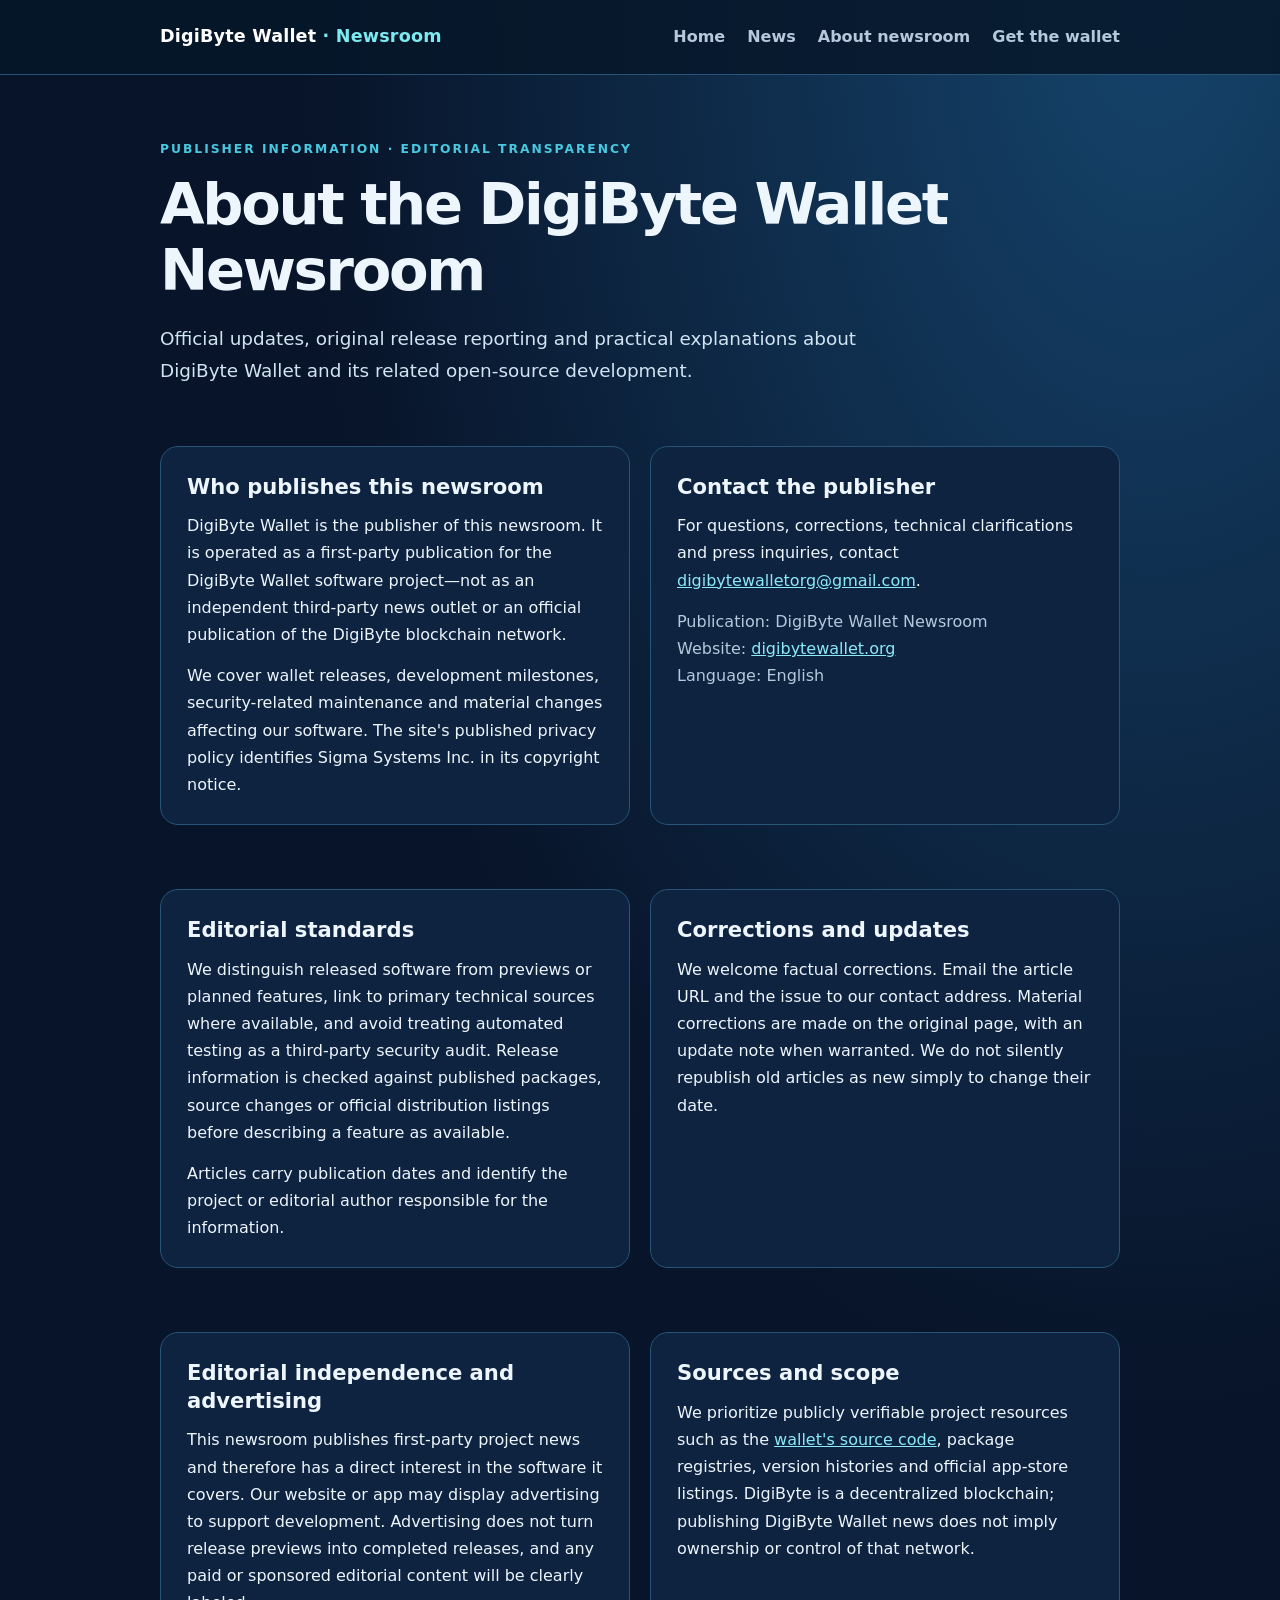
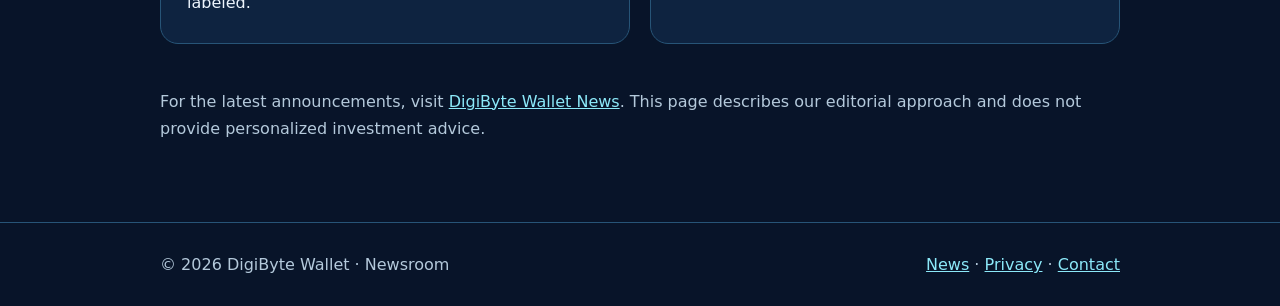
<file: news/about.html>
<!doctype html>
<html lang="en"><head>
<meta charset="utf-8"><meta name="viewport" content="width=device-width,initial-scale=1">
<title>About the Newsroom &amp; Editorial Policy | DigiByte Wallet</title>
<meta name="description" content="Learn who publishes DigiByte Wallet news, how releases are verified, our editorial policy, corrections process, and how to contact the project.">
<link rel="canonical" href="https://digibytewallet.org/news/about.html">
<link rel="alternate" type="application/rss+xml" title="DigiByte Wallet News RSS" href="https://digibytewallet.org/news/feed.xml">
<meta name="robots" content="index,follow,max-image-preview:large"><meta property="og:type" content="website"><meta property="og:title" content="About the DigiByte Wallet Newsroom">
<meta property="og:url" content="https://digibytewallet.org/news/about.html">
<meta property="og:description" content="Publisher details, editorial standards, disclosures and contact information for DigiByte Wallet News.">
<script type="application/ld+json">{"@context": "https://schema.org", "@type": "AboutPage", "name": "About the DigiByte Wallet Newsroom", "url": "https://digibytewallet.org/news/about.html", "publisher": {"@type": "Organization", "name": "DigiByte Wallet", "url": "https://digibytewallet.org", "legalName": "Sigma Systems Inc.", "email": "digibytewalletorg@gmail.com"}}</script>
<style>
:root{color-scheme:dark;--bg:#081429;--panel:#0e2340;--edge:#275477;--text:#edf5fd;--muted:#b4c9db;--accent:#48c9df}
*{box-sizing:border-box}body{margin:0;background:radial-gradient(ellipse at 90% 0%,#15436b 0%,var(--bg) 52%);color:var(--text);font:16px/1.7 system-ui,-apple-system,BlinkMacSystemFont,"Segoe UI",sans-serif}
a{color:#8ce9f9}a:hover{color:#fff}.wrap{width:min(960px,calc(100% - 36px));margin:auto}
header{border-bottom:1px solid var(--edge);background:#07172ad9}.nav{min-height:74px;display:flex;align-items:center;justify-content:space-between;gap:20px;flex-wrap:wrap}
.brand{font-weight:760;letter-spacing:.01em;text-decoration:none;color:#fff;font-size:1.1rem}nav{display:flex;gap:22px;flex-wrap:wrap}nav a{color:var(--muted);text-decoration:none;font-weight:600}
main{padding:64px 0 80px}.eyebrow{color:var(--accent);font-size:.77rem;letter-spacing:.16em;text-transform:uppercase;font-weight:800}
h1{font-size:clamp(2.2rem,5vw,3.6rem);line-height:1.14;letter-spacing:-.04em;margin:12px 0 20px}.lead{font-size:1.15rem;color:#d1e4f2;max-width:760px}
.grid{display:grid;grid-template-columns:repeat(2,minmax(0,1fr));gap:20px;margin:38px 0 22px}section{margin:22px 0}.panel{border:1px solid var(--edge);border-radius:18px;background:var(--panel);padding:26px}h2{font-size:1.32rem;line-height:1.3;margin:0 0 12px}p{margin:0 0 14px}p:last-child{margin-bottom:0}.muted{color:var(--muted)}
footer{padding:28px 0;border-top:1px solid var(--edge);color:var(--muted)}.footer{display:flex;justify-content:space-between;flex-wrap:wrap;gap:16px}
@media(max-width:680px){.grid{grid-template-columns:1fr}main{padding-top:44px}.nav{padding:16px 0}}
</style></head><body>
<header><div class="wrap nav"><a class="brand" href="/news/">DigiByte Wallet <span style="color:#7ceaf1">· Newsroom</span></a>
<nav aria-label="Site navigation"><a href="/">Home</a><a href="/news/">News</a><a href="/news/about.html" aria-current="page">About newsroom</a><a href="/#download">Get the wallet</a></nav></div></header>
<main class="wrap"><div class="eyebrow">Publisher information · Editorial transparency</div>
<h1>About the DigiByte Wallet Newsroom</h1>
<p class="lead">Official updates, original release reporting and practical explanations about DigiByte Wallet and its related open-source development.</p>
<div class="grid">
<section class="panel"><h2>Who publishes this newsroom</h2><p>DigiByte Wallet is the publisher of this newsroom. It is operated as a first-party publication for the DigiByte Wallet software project—not as an independent third-party news outlet or an official publication of the DigiByte blockchain network.</p><p>We cover wallet releases, development milestones, security-related maintenance and material changes affecting our software. The site's published privacy policy identifies Sigma Systems Inc. in its copyright notice.</p></section>
<section class="panel"><h2>Contact the publisher</h2><p>For questions, corrections, technical clarifications and press inquiries, contact <a href="mailto:digibytewalletorg@gmail.com">digibytewalletorg@gmail.com</a>.</p><p class="muted">Publication: DigiByte Wallet Newsroom<br>Website: <a href="https://digibytewallet.org">digibytewallet.org</a><br>Language: English</p></section>
<section class="panel"><h2>Editorial standards</h2><p>We distinguish released software from previews or planned features, link to primary technical sources where available, and avoid treating automated testing as a third-party security audit. Release information is checked against published packages, source changes or official distribution listings before describing a feature as available.</p><p>Articles carry publication dates and identify the project or editorial author responsible for the information.</p></section>
<section class="panel"><h2>Corrections and updates</h2><p>We welcome factual corrections. Email the article URL and the issue to our contact address. Material corrections are made on the original page, with an update note when warranted. We do not silently republish old articles as new simply to change their date.</p></section>
<section class="panel"><h2>Editorial independence and advertising</h2><p>This newsroom publishes first-party project news and therefore has a direct interest in the software it covers. Our website or app may display advertising to support development. Advertising does not turn release previews into completed releases, and any paid or sponsored editorial content will be clearly labeled.</p></section>
<section class="panel"><h2>Sources and scope</h2><p>We prioritize publicly verifiable project resources such as the <a href="https://github.com/sumcoinlabs/digibyte_flutter">wallet's source code</a>, package registries, version histories and official app-store listings. DigiByte is a decentralized blockchain; publishing DigiByte Wallet news does not imply ownership or control of that network.</p></section>
</div><p class="muted">For the latest announcements, visit <a href="/news/">DigiByte Wallet News</a>. This page describes our editorial approach and does not provide personalized investment advice.</p></main>
<footer><div class="wrap footer"><span>© 2026 DigiByte Wallet · Newsroom</span><span><a href="/news/">News</a> · <a href="/privacy/">Privacy</a> · <a href="mailto:digibytewalletorg@gmail.com">Contact</a></span></div></footer>
<!-- DGB_NEWS_MANAGER_V1 -->
</body></html>
</file>
